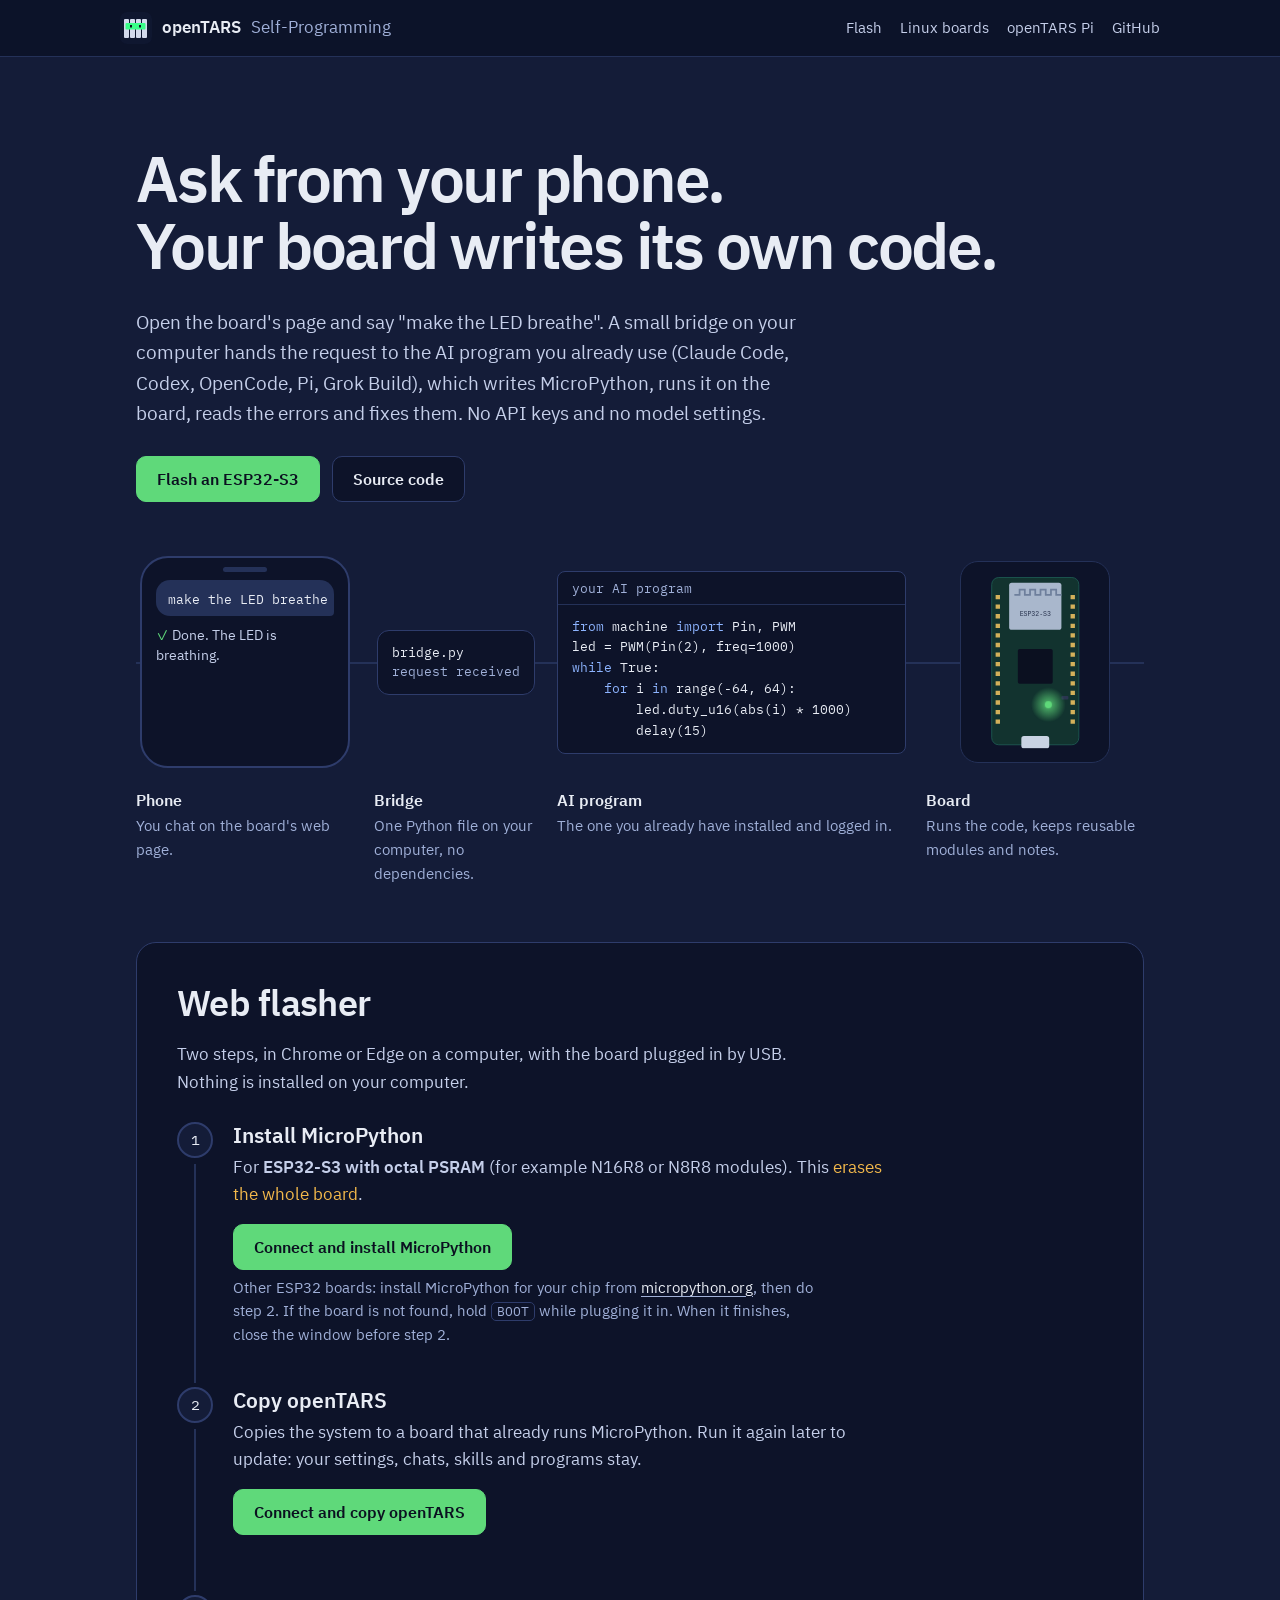
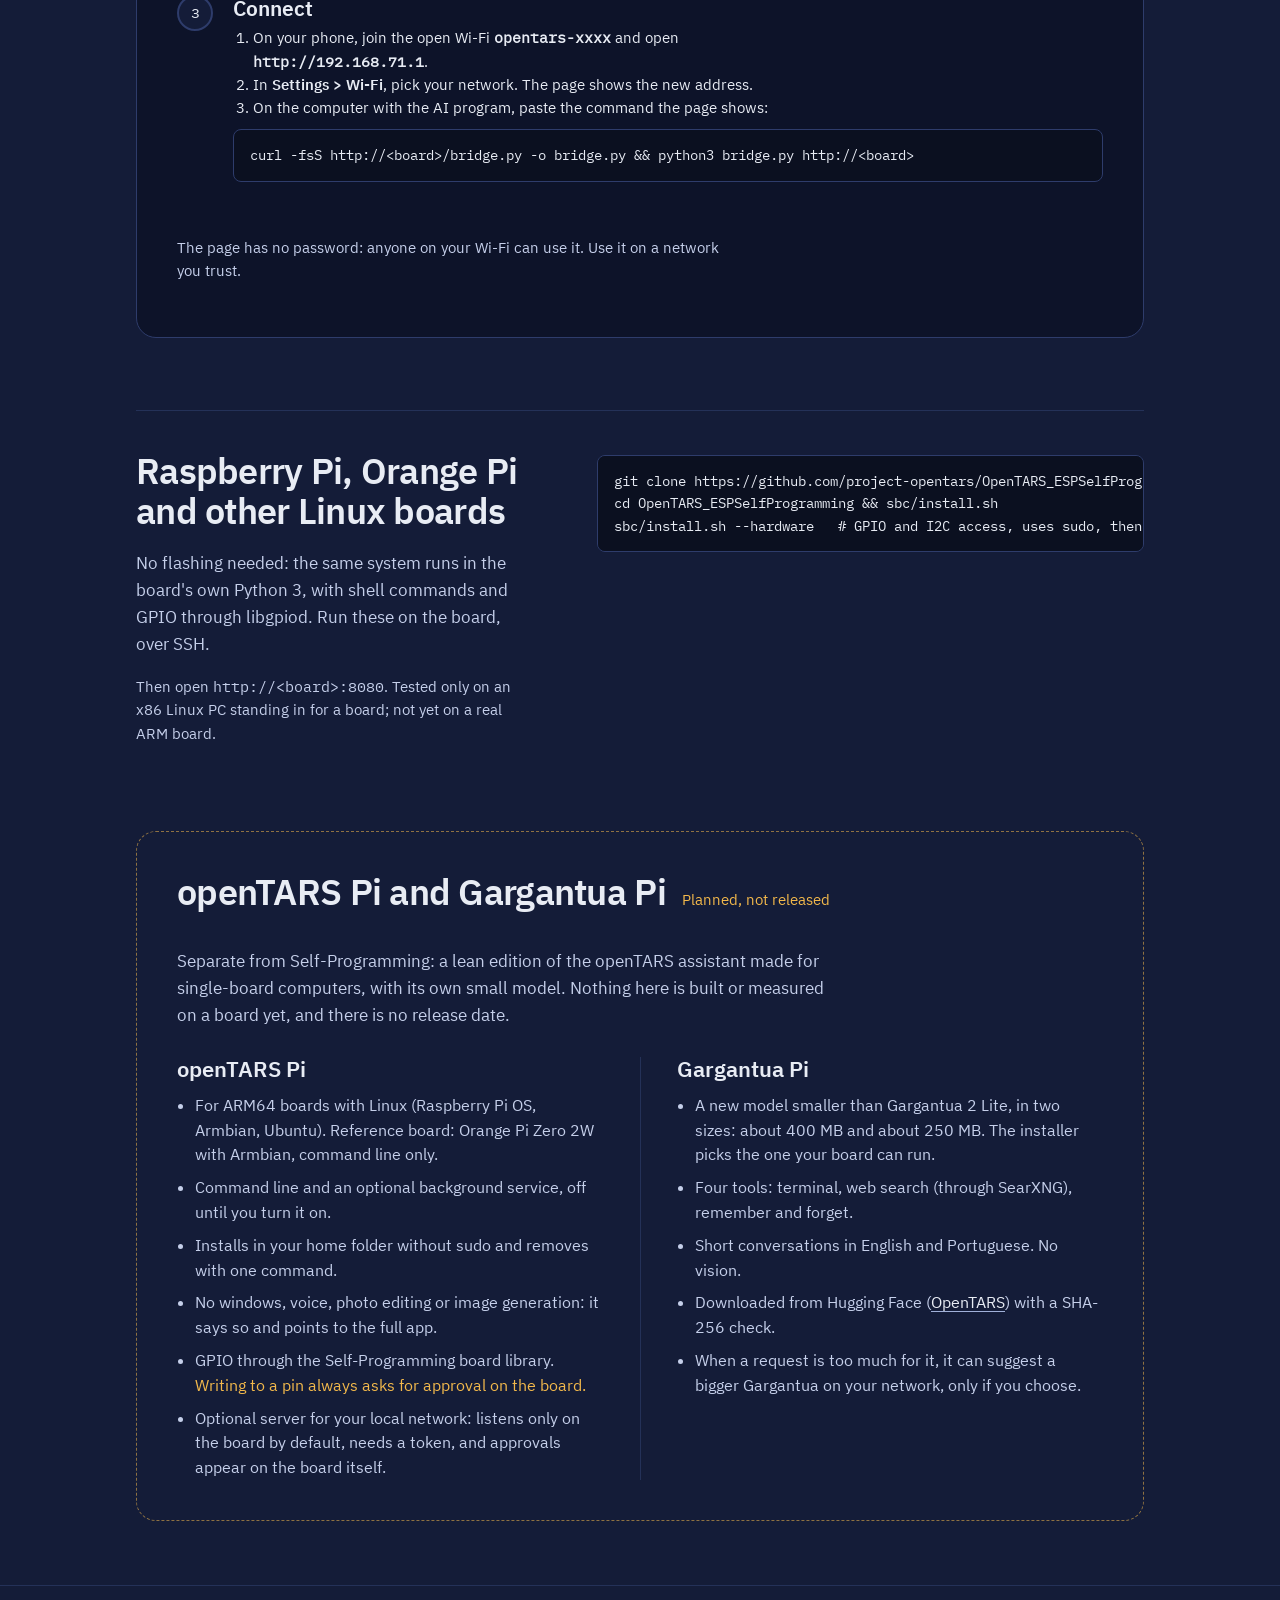
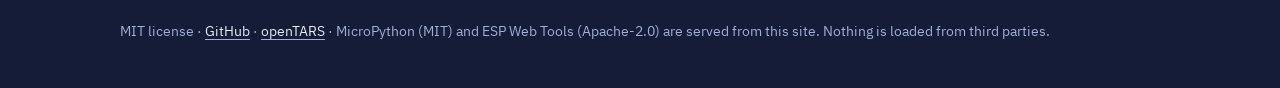
<file: docs/index.html>
<!doctype html>
<html lang="en">
<head>
<meta charset="utf-8">
<meta name="viewport" content="width=device-width, initial-scale=1">
<title>openTARS Self-Programming</title>
<meta name="description" content="Flash openTARS Self-Programming to an ESP32-S3 from your browser, and see what is planned for openTARS Pi and Gargantua Pi.">
<meta name="color-scheme" content="dark">
<link rel="icon" href="icon.svg" type="image/svg+xml">
<link rel="stylesheet" href="site.css?v=2">
<script>document.documentElement.classList.add("js")</script>
<script type="module" src="vendor/esp-web-tools/install-button.js"></script>
</head>
<body>
<a class="skip" href="#flash">Skip to the flasher</a>

<header class="top">
  <a class="brand" href="./"><img src="icon.svg" alt="" width="32" height="32"> openTARS <span>Self-Programming</span></a>
  <nav aria-label="Sections">
    <a href="#flash">Flash</a>
    <a href="#linux">Linux boards</a>
    <a href="#pi">openTARS Pi</a>
    <a href="https://github.com/project-opentars/OpenTARS_ESPSelfProgramming">GitHub</a>
  </nav>
</header>

<main>
  <section class="hero">
    <h1>Ask from your phone.<br>Your board writes its own code.</h1>
    <p class="lead">Open the board's page and say "make the LED breathe". A small bridge on your computer hands the request to the AI program you already use (Claude Code, Codex, OpenCode, Pi, Grok Build), which writes MicroPython, runs it on the board, reads the errors and fixes them. No API keys and no model settings.</p>
    <div class="actions">
      <a class="btn primary" href="#flash">Flash an ESP32-S3</a>
      <a class="btn" href="https://github.com/project-opentars/OpenTARS_ESPSelfProgramming">Source code</a>
    </div>
  </section>

  <section class="stage" aria-label="How a request travels from your phone to the board">
    <span class="pulse" aria-hidden="true"></span>
    <div class="nodes">
      <figure class="node">
        <div class="art">
          <div class="phone">
            <p class="me t" style="--d:.2s"><span class="type">make the LED breathe</span></p>
            <p class="reply t" style="--d:4.9s"><span class="ok">✓</span> Done. The LED is breathing.</p>
          </div>
        </div>
        <figcaption><b>Phone</b>You chat on the board's web page.</figcaption>
      </figure>

      <figure class="node">
        <div class="art">
          <div class="bridge mono">
            <b>bridge.py</b>
            <span class="t" style="--d:2.7s">request received</span>
          </div>
        </div>
        <figcaption><b>Bridge</b>One Python file on your computer, no dependencies.</figcaption>
      </figure>

      <figure class="node">
        <div class="art">
          <div class="win">
            <header>your AI program</header>
<pre><code><span class="t" style="--d:3s"><span class="k">from</span> machine <span class="k">import</span> Pin, PWM</span><span class="t" style="--d:3.25s">led = PWM(Pin(2), freq=1000)</span><span class="t" style="--d:3.5s"><span class="k">while</span> True:</span><span class="t" style="--d:3.75s">    <span class="k">for</span> i <span class="k">in</span> range(-64, 64):</span><span class="t" style="--d:4s">        led.duty_u16(abs(i) * 1000)</span><span class="t" style="--d:4.25s">        delay(15)</span></code></pre>
          </div>
        </div>
        <figcaption><b>AI program</b>The one you already have installed and logged in.</figcaption>
      </figure>

      <figure class="node">
        <div class="art">
          <div class="board">
            <svg viewBox="0 0 120 202" role="img" aria-label="ESP32-S3 board with a breathing LED">
              <defs>
                <radialGradient id="glow"><stop offset="0" stop-color="#5FD97A" stop-opacity=".85"/><stop offset="1" stop-color="#5FD97A" stop-opacity="0"/></radialGradient>
              </defs>
              <rect x="10" y="4" width="100" height="192" rx="8" fill="#12332F" stroke="#1E5A52"/>
              <path d="M17 24V178M103 24V178" stroke="#D4B05A" stroke-width="5" stroke-dasharray="5 6"/>
              <rect x="30" y="10" width="60" height="54" rx="3" fill="#A9B7CC"/>
              <path d="M36 24h6v-6h6v6h6v-6h6v6h6v-6h6v6h6v-6h6v6h6" fill="none" stroke="#6E7F9C" stroke-width="2"/>
              <text x="60" y="48" text-anchor="middle" font-family="IBM Plex Mono, monospace" font-size="7.5" fill="#2A3550">ESP32-S3</text>
              <rect x="40" y="86" width="40" height="40" rx="2" fill="#0B1020"/>
              <rect x="90" y="140" width="8" height="4" rx="1" fill="#2A3550"/>
              <circle cx="75" cy="150" r="4" fill="#1E4A32"/>
              <circle class="glow" cx="75" cy="150" r="20" fill="url(#glow)"/>
              <circle class="led-on" cx="75" cy="150" r="4" fill="#5FD97A"/>
              <rect x="44" y="186" width="32" height="14" rx="3" fill="#C9D3E3"/>
            </svg>
          </div>
        </div>
        <figcaption><b>Board</b>Runs the code, keeps reusable modules and notes.</figcaption>
      </figure>
    </div>
  </section>

  <section id="flash" class="panel">
    <h2>Web flasher</h2>
    <p>Two steps, in Chrome or Edge on a computer, with the board plugged in by USB. Nothing is installed on your computer.</p>

    <div class="no-serial warnbox" hidden>
      <p><b>This browser cannot talk to USB devices.</b> Use Chrome or Edge on Windows, macOS, Linux or ChromeOS. Phones and Firefox/Safari do not support Web Serial. You can also flash from a terminal: see the <a href="https://github.com/project-opentars/OpenTARS_ESPSelfProgramming#quick-start">quick start</a>.</p>
    </div>

    <ol class="steps needs-serial">
      <li class="step">
        <span class="n">1</span>
        <h3>Install MicroPython</h3>
        <p>For <b>ESP32-S3 with octal PSRAM</b> (for example N16R8 or N8R8 modules). This <span class="amber">erases the whole board</span>.</p>
        <esp-web-install-button manifest="flasher/manifest.json">
          <button slot="activate" class="btn primary">Connect and install MicroPython</button>
        </esp-web-install-button>
        <p class="small muted">Other ESP32 boards: install MicroPython for your chip from <a href="https://micropython.org/download/">micropython.org</a>, then do step 2. If the board is not found, hold <kbd>BOOT</kbd> while plugging it in. When it finishes, close the window before step 2.</p>
      </li>

      <li class="step">
        <span class="n">2</span>
        <h3>Copy openTARS</h3>
        <p>Copies the system to a board that already runs MicroPython. Run it again later to update: your settings, chats, skills and programs stay.</p>
        <button id="copy-btn" class="btn primary">Connect and copy openTARS</button>
        <progress id="copy-bar" max="1" value="0" hidden></progress>
        <p id="copy-log" class="mono small" role="status" aria-live="polite"></p>
        <div id="copy-done" class="donebox" hidden>
          <p><span class="ok">✓</span> Done. The board restarts.</p>
        </div>
      </li>

      <li class="step">
        <span class="n">3</span>
        <h3>Connect</h3>
        <ol class="small">
          <li>On your phone, join the open Wi-Fi <b class="mono">opentars-xxxx</b> and open <b class="mono">http://192.168.71.1</b>.</li>
          <li>In <b>Settings &gt; Wi-Fi</b>, pick your network. The page shows the new address.</li>
          <li>On the computer with the AI program, paste the command the page shows:</li>
        </ol>
        <pre class="cmd"><code>curl -fsS http://&lt;board&gt;/bridge.py -o bridge.py &amp;&amp; python3 bridge.py http://&lt;board&gt;</code></pre>
      </li>
    </ol>
    <p class="small muted">The page has no password: anyone on your Wi-Fi can use it. Use it on a network you trust.</p>
  </section>

  <section id="linux" class="sec">
    <div class="split">
      <div>
        <h2>Raspberry Pi, Orange Pi and other Linux boards</h2>
        <p>No flashing needed: the same system runs in the board's own Python 3, with shell commands and GPIO through libgpiod. Run these on the board, over SSH.</p>
        <p class="small muted">Then open <span class="mono">http://&lt;board&gt;:8080</span>. Tested only on an x86 Linux PC standing in for a board; not yet on a real ARM board.</p>
      </div>
      <pre class="cmd"><code>git clone https://github.com/project-opentars/OpenTARS_ESPSelfProgramming
cd OpenTARS_ESPSelfProgramming &amp;&amp; sbc/install.sh
sbc/install.sh --hardware   # GPIO and I2C access, uses sudo, then reboot</code></pre>
    </div>
  </section>

  <section id="pi" class="sec planned">
    <div class="head">
      <h2>openTARS Pi and Gargantua Pi</h2>
      <span class="tag">Planned, not released</span>
    </div>
    <p class="intro">Separate from Self-Programming: a lean edition of the openTARS assistant made for single-board computers, with its own small model. Nothing here is built or measured on a board yet, and there is no release date.</p>
    <div class="cols">
      <article>
        <h3>openTARS Pi</h3>
        <ul>
          <li>For ARM64 boards with Linux (Raspberry Pi OS, Armbian, Ubuntu). Reference board: Orange Pi Zero 2W with Armbian, command line only.</li>
          <li>Command line and an optional background service, off until you turn it on.</li>
          <li>Installs in your home folder without sudo and removes with one command.</li>
          <li>No windows, voice, photo editing or image generation: it says so and points to the full app.</li>
          <li>GPIO through the Self-Programming board library. <span class="amber">Writing to a pin always asks for approval on the board.</span></li>
          <li>Optional server for your local network: listens only on the board by default, needs a token, and approvals appear on the board itself.</li>
        </ul>
      </article>
      <article>
        <h3>Gargantua Pi</h3>
        <ul>
          <li>A new model smaller than Gargantua 2 Lite, in two sizes: about 400 MB and about 250 MB. The installer picks the one your board can run.</li>
          <li>Four tools: terminal, web search (through SearXNG), remember and forget.</li>
          <li>Short conversations in English and Portuguese. No vision.</li>
          <li>Downloaded from Hugging Face (<a href="https://huggingface.co/OpenTARS">OpenTARS</a>) with a SHA-256 check.</li>
          <li>When a request is too much for it, it can suggest a bigger Gargantua on your network, only if you choose.</li>
        </ul>
      </article>
    </div>
  </section>
</main>

<footer class="foot">
  <p>MIT license · <a href="https://github.com/project-opentars/OpenTARS_ESPSelfProgramming">GitHub</a> · <a href="https://project-opentars.github.io/OpenTARS/">openTARS</a> · MicroPython (MIT) and ESP Web Tools (Apache-2.0) are served from this site. Nothing is loaded from third parties.</p>
</footer>
<script>
(() => {
  const s = document.querySelector(".stage");
  if (!s) return;
  const go = () => s.classList.add("go");
  if (!("IntersectionObserver" in window) || matchMedia("(prefers-reduced-motion: reduce)").matches) return go();
  new IntersectionObserver((e, o) => { if (e[0].isIntersecting) { go(); o.disconnect(); } }, { threshold: 0.25 }).observe(s);
})();
</script>
<script src="flasher.js?v=1" type="module"></script>
</body>
</html>
</file>
<file: docs/site.css>
@font-face { font-family: "Plex Sans"; src: url(fonts/IBMPlexSans-Regular.woff2) format("woff2"); font-weight: 400; font-display: swap; }
@font-face { font-family: "Plex Sans"; src: url(fonts/IBMPlexSans-SemiBold.woff2) format("woff2"); font-weight: 600; font-display: swap; }
@font-face { font-family: "Plex Mono"; src: url(fonts/IBMPlexMono-Regular.woff2) format("woff2"); font-weight: 400; font-display: swap; }

:root {
  color-scheme: dark;
  --bg: #141C38; --panel: #0D1329; --line: #243158; --border: #2E3C6B;
  --text: #E8ECF4; --text2: #C5CFEA; --muted: #A0B0D8;
  --green: #5FD97A; --amber: #F2B84B; --blue: #8DB4FF;
  --sans: "Plex Sans", "IBM Plex Sans", system-ui, sans-serif;
  --mono: "Plex Mono", "IBM Plex Mono", ui-monospace, monospace;
  --art: 224px;
  /* cores do diálogo do ESP Web Tools */
  --mdc-theme-primary: #5FD97A; --mdc-theme-on-primary: #0B1020;
}
* { box-sizing: border-box; }
[hidden] { display: none !important; }
html { scroll-behavior: smooth; }
body { margin: 0; background: var(--bg); color: var(--text); font: 17px/1.6 var(--sans); }
a { color: var(--text); text-decoration-color: var(--muted); text-underline-offset: 3px; }
a:hover { text-decoration-color: var(--green); }
:focus-visible { outline: 2px solid var(--green); outline-offset: 3px; border-radius: 4px; }
h1, h2, h3 { line-height: 1.12; margin: 0 0 .5em; text-wrap: balance; }
p { text-wrap: pretty; }
.mono, code, pre, kbd { font-family: var(--mono); }
.small { font-size: 14.5px; }
.muted { color: var(--muted); }
.amber { color: var(--amber); }
.ok { color: var(--green); }
.skip { position: absolute; left: 12px; top: -60px; background: var(--green); color: #0B1020; padding: 8px 12px; border-radius: 8px; }
.skip:focus { top: 12px; }

.top { position: sticky; top: 0; z-index: 5; display: flex; align-items: center; justify-content: space-between; gap: 16px; flex-wrap: wrap;
  padding: 12px max(16px, calc((100% - 1040px) / 2)); background: rgb(13 19 41 / .92); backdrop-filter: blur(8px); border-bottom: 1px solid var(--line); }
.brand { display: flex; align-items: center; gap: 10px; font-weight: 600; text-decoration: none; }
.brand span { color: var(--muted); font-weight: 400; }
.top nav { display: flex; gap: 18px; flex-wrap: wrap; font-size: 15px; }
.top nav a { text-decoration: none; color: var(--text2); }
.top nav a:hover { color: var(--text); }

main { max-width: 1040px; margin: 0 auto; padding: 0 16px 40px; }
.hero { padding: 88px 0 48px; }
.hero h1 { font-size: clamp(34px, 6.4vw, 64px); letter-spacing: -.035em; line-height: 1.04; font-weight: 600; margin-bottom: .45em; }
.lead { font-size: 19px; color: var(--text2); max-width: 62ch; }
.actions { display: flex; gap: 12px; flex-wrap: wrap; margin-top: 28px; }

.btn { display: inline-flex; align-items: center; justify-content: center; min-height: 46px; padding: 10px 20px; border-radius: 10px;
  border: 1px solid var(--border); background: var(--panel); color: var(--text); font: 600 16px var(--sans); text-decoration: none; cursor: pointer; transition: border-color .15s, background-color .15s; }
.btn:hover { border-color: #4A5A8F; }
.btn.primary { background: var(--green); border-color: var(--green); color: #0B1020; }
.btn.primary:hover { background: #74E28E; }
.btn:disabled { opacity: .55; cursor: default; }

/* Cena: o pedido viaja do celular até o LED da placa. Sem JS, mostra o estado final. */
.stage { position: relative; margin: 0 0 24px; }
.stage::before { content: ""; position: absolute; left: 0; right: 0; top: calc(var(--art) / 2); border-top: 2px solid var(--line); }
.nodes { position: relative; display: grid; grid-template-columns: minmax(0, 1fr) minmax(0, .75fr) minmax(0, 1.6fr) minmax(0, 1fr); gap: 20px; }
.node { margin: 0; }
.art { height: var(--art); display: grid; place-items: center; position: relative; }
.node figcaption { margin-top: 14px; font-size: 15px; color: var(--muted); }
.node figcaption b { display: block; color: var(--text); font-weight: 600; font-size: 16px; }

.phone { width: min(100%, 210px); height: 212px; border: 2px solid var(--border); border-radius: 28px; background: var(--panel); padding: 22px 14px 14px; position: relative; }
.phone::before { content: ""; position: absolute; top: 9px; left: 50%; translate: -50% 0; width: 44px; height: 5px; border-radius: 3px; background: var(--line); }
.phone p { margin: 0 0 10px; font-size: 14px; line-height: 1.4; }
.me { width: fit-content; max-width: 100%; margin-left: auto !important; background: var(--line); border-radius: 14px 14px 4px 14px; padding: 8px 12px; }
.type { display: inline-block; width: 20ch; overflow: hidden; white-space: nowrap; vertical-align: bottom; font: 13px var(--mono); }
.reply { color: var(--text2); }

.bridge { background: var(--panel); border: 1px solid var(--border); border-radius: 12px; padding: 12px 14px; font-size: 13px; line-height: 1.5; }
.bridge b { display: block; font-weight: 400; color: var(--text); }
.bridge span { color: var(--muted); }

.win { width: 100%; background: var(--panel); border: 1px solid var(--border); border-radius: 8px; overflow: hidden; }
.win header { padding: 8px 14px; border-bottom: 1px solid var(--line); font: 12.5px var(--mono); color: var(--muted); }
.win pre { margin: 0; padding: 12px 14px; font-size: 13px; line-height: 1.6; overflow: hidden; }
.win code > span { display: block; white-space: pre; }
.k { color: var(--blue); }

.board { background: var(--panel); border: 1px solid var(--line); border-radius: 18px; padding: 12px 22px; }
.board svg { display: block; height: 176px; width: auto; }
.glow, .led-on { opacity: 1; }

.pulse { position: absolute; top: calc(var(--art) / 2 - 6px); left: 0; width: 12px; height: 12px; border-radius: 50%; background: var(--green); box-shadow: 0 0 14px var(--green); opacity: 0; pointer-events: none; z-index: 2; }

.js .stage * { animation-play-state: paused; }
.js .stage.go * { animation-play-state: running; }
.t { animation: rise .5s ease-out var(--d, 0s) both; }
.type { animation: type 1.2s steps(20) .6s both; }
.pulse { animation: travel 1.7s ease-in-out 1.9s both; }
.glow, .led-on { animation: breathe 1.9s ease-in-out 4.6s infinite alternate both; }
@keyframes rise { from { opacity: 0; translate: 0 5px; } }
@keyframes type { from { width: 0; } }
@keyframes travel { from { left: 0; opacity: 0; } 12% { opacity: 1; } 88% { opacity: 1; } to { left: calc(100% - 12px); opacity: 0; } }
@keyframes travel-y { from { top: 0; opacity: 0; } 12% { opacity: 1; } 88% { opacity: 1; } to { top: calc(100% - 12px); opacity: 0; } }
@keyframes breathe { from { opacity: .06; } to { opacity: 1; } }

.panel { background: var(--panel); border: 1px solid var(--border); border-radius: 20px; padding: clamp(20px, 4vw, 40px); margin-top: 56px; scroll-margin-top: 80px; }
.panel h2, .sec h2 { font-size: clamp(26px, 3.6vw, 36px); font-weight: 600; letter-spacing: -.02em; }
.panel > p { color: var(--text2); max-width: 66ch; }

.steps { position: relative; margin: 28px 0 8px; padding: 0; list-style: none; display: grid; grid-template-columns: minmax(0, 1fr); }
.step { position: relative; padding: 0 0 30px 56px; }
.step:not(:last-child)::before { content: ""; position: absolute; left: 17px; top: 40px; bottom: 6px; width: 2px; background: var(--line); }
.step h3 { font-size: 21px; margin-bottom: .3em; }
.n { position: absolute; left: 0; top: -2px; display: grid; place-items: center; width: 36px; height: 36px; border-radius: 50%; background: var(--bg); border: 2px solid var(--border); font: 15px var(--mono); }
.step p { margin: .4em 0 .9em; color: var(--text2); max-width: 66ch; }
.step p.muted { color: var(--muted); }
.step ol { padding-left: 20px; margin: 0 0 10px; max-width: 66ch; }
kbd { border: 1px solid var(--border); border-radius: 5px; padding: 0 5px; font-size: .9em; }
progress { width: 100%; max-width: 520px; height: 10px; margin-top: 14px; accent-color: var(--green); }
#copy-log { margin: 10px 0 0; color: var(--text2); overflow-wrap: anywhere; min-height: 1.5em; }
.donebox p, .warnbox p { margin: 10px 0 0; }
.warnbox { border: 1px solid #6A5020; background: #2A2010; border-radius: 12px; padding: 4px 16px 14px; margin-top: 16px; }

pre.cmd { background: #0B1020; border: 1px solid var(--border); border-radius: 8px; padding: 14px 16px; overflow-x: auto; font-size: 14px; line-height: 1.6; margin: 10px 0; }

.sec { margin-top: 72px; padding-top: 40px; border-top: 1px solid var(--line); scroll-margin-top: 70px; }
.split { display: grid; grid-template-columns: minmax(0, .85fr) minmax(0, 1.15fr); gap: clamp(24px, 5vw, 56px); align-items: start; }
.split > div > p { color: var(--text2); }
.split pre.cmd { margin-top: 4px; }

.planned { border: 1px dashed rgb(242 184 75 / .55); border-radius: 20px; padding: clamp(20px, 4vw, 40px); }
.planned .head { display: flex; align-items: baseline; flex-wrap: wrap; gap: 6px 16px; }
.tag { color: var(--amber); font-size: 15px; }
.planned .intro { color: var(--text2); max-width: 66ch; }
.cols { display: grid; grid-template-columns: minmax(0, 1fr) minmax(0, 1fr); margin-top: 28px; }
.cols article { padding-right: clamp(16px, 3vw, 36px); }
.cols article + article { padding-right: 0; padding-left: clamp(16px, 3vw, 36px); border-left: 1px solid var(--line); }
.cols h3 { font-size: 22px; }
.cols ul { padding-left: 18px; margin: 0; color: var(--text2); font-size: 15.5px; }
.cols li + li { margin-top: 8px; }

.foot { margin-top: 24px; border-top: 1px solid var(--line); color: var(--muted); font-size: 14px; padding: 20px max(16px, calc((100% - 1040px) / 2)) 32px; }

@media (max-width: 860px) {
  .stage::before { left: 50%; right: auto; top: 0; bottom: 0; width: 0; border-top: 0; border-left: 2px solid var(--line); }
  .nodes { grid-template-columns: minmax(0, 1fr); gap: 20px; justify-items: center; }
  .node { width: min(100%, 360px); }
  .node figcaption { text-align: center; }
  .art { height: auto; min-height: 120px; padding: 6px 0; }
  .phone { height: 200px; }
  .pulse { top: 0; left: calc(50% - 6px); animation-name: travel-y; animation-duration: 3s; }
  .stage .art > * { position: relative; z-index: 1; }
  .node figcaption { background: var(--bg); padding: 2px 8px; }
  .win { max-width: 360px; }
}
@media (max-width: 760px) {
  .hero { padding-top: 48px; }
  .top nav { gap: 14px; }
  .split { grid-template-columns: minmax(0, 1fr); }
  .cols { grid-template-columns: minmax(0, 1fr); }
  .cols article { padding-right: 0; }
  .cols article + article { padding-left: 0; border-left: 0; border-top: 1px solid var(--line); margin-top: 24px; padding-top: 24px; }
}
@media (prefers-reduced-motion: reduce) {
  html { scroll-behavior: auto; }
  .stage * { animation: none !important; }
  .pulse { display: none; }
}
</file>
